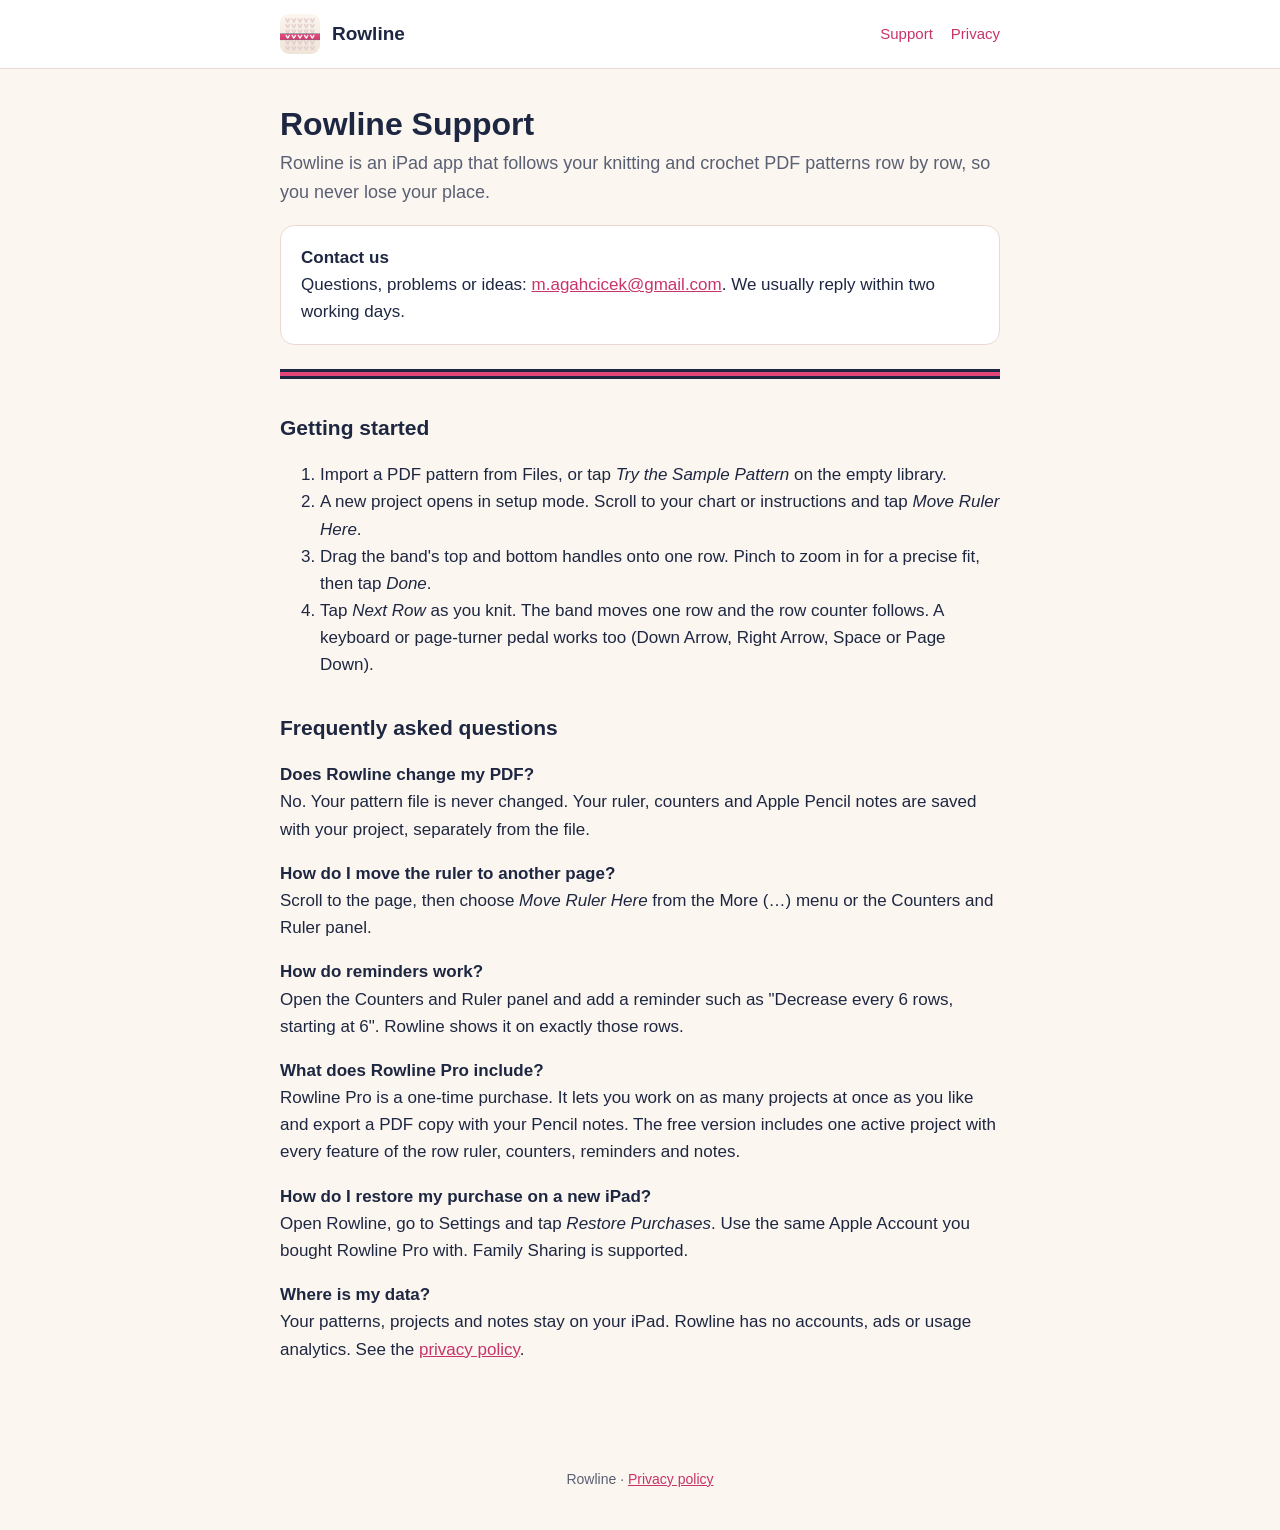
<file: index.html>
<!doctype html>
<html lang="en">
<head>
  <meta charset="utf-8">
  <meta name="viewport" content="width=device-width, initial-scale=1">
  <title>Rowline Support</title>
  <meta name="description" content="Help and contact for Rowline, the iPad app that follows knitting and crochet PDF patterns row by row.">
  <link rel="icon" href="icon.png">
  <link rel="stylesheet" href="styles.css">
</head>
<body>
  <header>
    <div class="bar">
      <img src="icon.png" alt="">
      <a class="brand" href="./">Rowline</a>
      <nav><a href="./">Support</a><a href="privacy.html">Privacy</a></nav>
    </div>
  </header>
  <main>
    <h1>Rowline Support</h1>
    <p class="lead">Rowline is an iPad app that follows your knitting and crochet PDF patterns row by row, so you never lose your place.</p>

    <div class="card">
      <strong>Contact us</strong><br>
      Questions, problems or ideas: <a href="mailto:m.agahcicek@gmail.com">m.agahcicek@gmail.com</a>. We usually reply within two working days.
    </div>

    <div class="band"></div>

    <h2>Getting started</h2>
    <ol>
      <li>Import a PDF pattern from Files, or tap <em>Try the Sample Pattern</em> on the empty library.</li>
      <li>A new project opens in setup mode. Scroll to your chart or instructions and tap <em>Move Ruler Here</em>.</li>
      <li>Drag the band's top and bottom handles onto one row. Pinch to zoom in for a precise fit, then tap <em>Done</em>.</li>
      <li>Tap <em>Next Row</em> as you knit. The band moves one row and the row counter follows. A keyboard or page-turner pedal works too (Down Arrow, Right Arrow, Space or Page Down).</li>
    </ol>

    <h2>Frequently asked questions</h2>
    <p><strong>Does Rowline change my PDF?</strong><br>No. Your pattern file is never changed. Your ruler, counters and Apple Pencil notes are saved with your project, separately from the file.</p>
    <p><strong>How do I move the ruler to another page?</strong><br>Scroll to the page, then choose <em>Move Ruler Here</em> from the More (…) menu or the Counters and Ruler panel.</p>
    <p><strong>How do reminders work?</strong><br>Open the Counters and Ruler panel and add a reminder such as "Decrease every 6 rows, starting at 6". Rowline shows it on exactly those rows.</p>
    <p><strong>What does Rowline Pro include?</strong><br>Rowline Pro is a one-time purchase. It lets you work on as many projects at once as you like and export a PDF copy with your Pencil notes. The free version includes one active project with every feature of the row ruler, counters, reminders and notes.</p>
    <p><strong>How do I restore my purchase on a new iPad?</strong><br>Open Rowline, go to Settings and tap <em>Restore Purchases</em>. Use the same Apple Account you bought Rowline Pro with. Family Sharing is supported.</p>
    <p><strong>Where is my data?</strong><br>Your patterns, projects and notes stay on your iPad. Rowline has no accounts, ads or usage analytics. See the <a href="privacy.html">privacy policy</a>.</p>
  </main>
  <footer>Rowline · <a href="privacy.html">Privacy policy</a></footer>
</body>
</html>
</file>
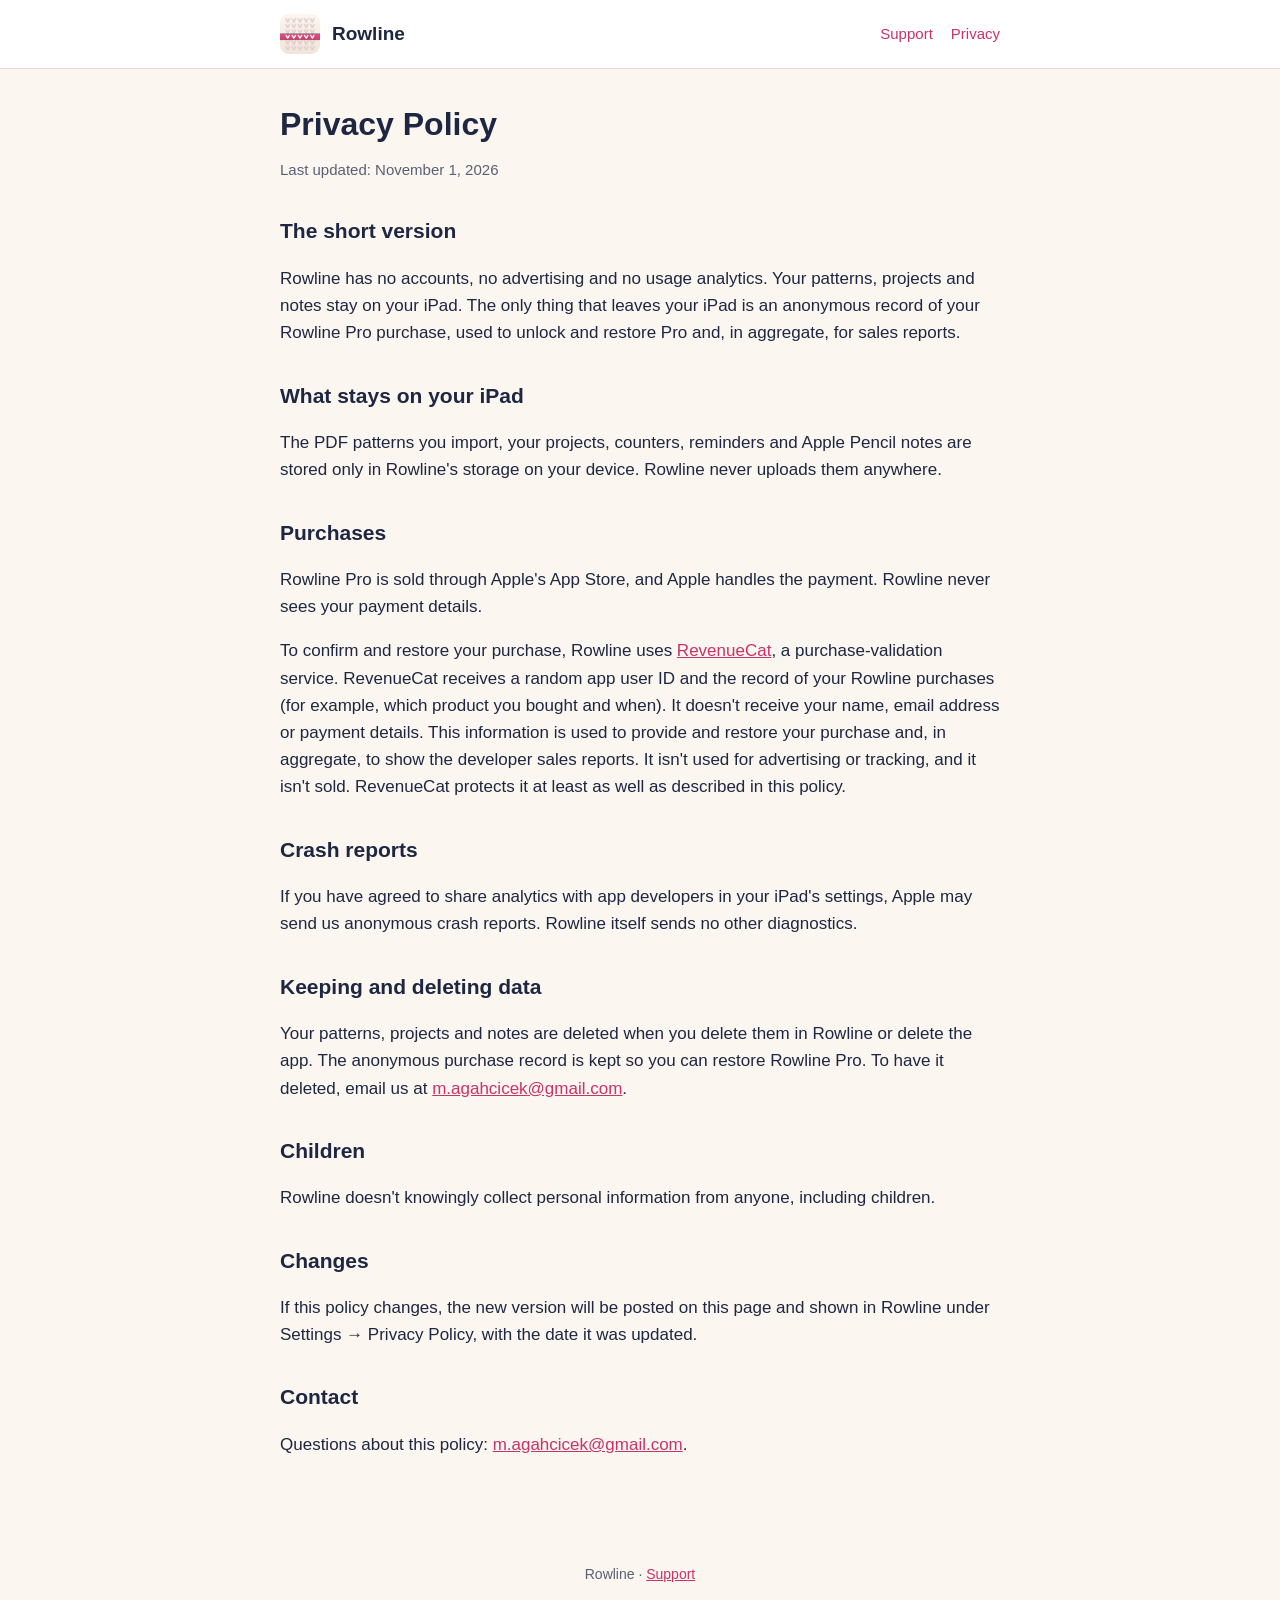
<file: privacy.html>
<!doctype html>
<html lang="en">
<head>
  <meta charset="utf-8">
  <meta name="viewport" content="width=device-width, initial-scale=1">
  <title>Rowline Privacy Policy</title>
  <meta name="description" content="Privacy policy for Rowline, the iPad app for knitting and crochet PDF patterns.">
  <link rel="icon" href="icon.png">
  <link rel="stylesheet" href="styles.css">
</head>
<body>
  <header>
    <div class="bar">
      <img src="icon.png" alt="">
      <a class="brand" href="./">Rowline</a>
      <nav><a href="./">Support</a><a href="privacy.html">Privacy</a></nav>
    </div>
  </header>
  <main>
    <h1>Privacy Policy</h1>
    <p class="updated">Last updated: November 1, 2026</p>

    <h2>The short version</h2>
    <p>Rowline has no accounts, no advertising and no usage analytics. Your patterns, projects and notes stay on your iPad. The only thing that leaves your iPad is an anonymous record of your Rowline Pro purchase, used to unlock and restore Pro and, in aggregate, for sales reports.</p>

    <h2>What stays on your iPad</h2>
    <p>The PDF patterns you import, your projects, counters, reminders and Apple Pencil notes are stored only in Rowline's storage on your device. Rowline never uploads them anywhere.</p>

    <h2>Purchases</h2>
    <p>Rowline Pro is sold through Apple's App Store, and Apple handles the payment. Rowline never sees your payment details.</p>
    <p>To confirm and restore your purchase, Rowline uses <a href="https://www.revenuecat.com/privacy">RevenueCat</a>, a purchase-validation service. RevenueCat receives a random app user ID and the record of your Rowline purchases (for example, which product you bought and when). It doesn't receive your name, email address or payment details. This information is used to provide and restore your purchase and, in aggregate, to show the developer sales reports. It isn't used for advertising or tracking, and it isn't sold. RevenueCat protects it at least as well as described in this policy.</p>

    <h2>Crash reports</h2>
    <p>If you have agreed to share analytics with app developers in your iPad's settings, Apple may send us anonymous crash reports. Rowline itself sends no other diagnostics.</p>

    <h2>Keeping and deleting data</h2>
    <p>Your patterns, projects and notes are deleted when you delete them in Rowline or delete the app. The anonymous purchase record is kept so you can restore Rowline Pro. To have it deleted, email us at <a href="mailto:m.agahcicek@gmail.com">m.agahcicek@gmail.com</a>.</p>

    <h2>Children</h2>
    <p>Rowline doesn't knowingly collect personal information from anyone, including children.</p>

    <h2>Changes</h2>
    <p>If this policy changes, the new version will be posted on this page and shown in Rowline under Settings → Privacy Policy, with the date it was updated.</p>

    <h2>Contact</h2>
    <p>Questions about this policy: <a href="mailto:m.agahcicek@gmail.com">m.agahcicek@gmail.com</a>.</p>
  </main>
  <footer>Rowline · <a href="./">Support</a></footer>
</body>
</html>
</file>
<file: styles.css>
:root {
  --paper: #fbf6ef;
  --ink: #1e2742;
  --muted: #5a6074;
  --accent: #c8336a;
  --band: #e2457a;
  --line: #ead9d3;
}
* { box-sizing: border-box; }
html { -webkit-text-size-adjust: 100%; }
body {
  margin: 0;
  background: var(--paper);
  color: var(--ink);
  font: 17px/1.6 -apple-system, BlinkMacSystemFont, "SF Pro Text", "Segoe UI", Roboto, Helvetica, Arial, sans-serif;
}
header {
  border-bottom: 1px solid var(--line);
  background: #fff;
}
.bar {
  max-width: 760px;
  margin: 0 auto;
  padding: 14px 20px;
  display: flex;
  align-items: center;
  gap: 12px;
}
.bar img { width: 40px; height: 40px; border-radius: 9px; }
.bar a.brand { color: var(--ink); font-weight: 700; text-decoration: none; font-size: 19px; }
.bar nav { margin-left: auto; display: flex; gap: 18px; font-size: 15px; }
.bar nav a { color: var(--accent); text-decoration: none; }
main { max-width: 760px; margin: 0 auto; padding: 28px 20px 64px; }
h1 { font-size: 32px; line-height: 1.2; margin: 8px 0 6px; }
h2 { font-size: 21px; margin: 32px 0 6px; }
p, li { color: var(--ink); }
.lead { color: var(--muted); font-size: 18px; margin-top: 0; }
.updated { color: var(--muted); font-size: 15px; }
a { color: var(--accent); }
.band {
  height: 10px;
  background: var(--band);
  border-top: 3px solid var(--ink);
  border-bottom: 3px solid var(--ink);
  margin: 24px 0;
}
.card {
  background: #fff;
  border: 1px solid var(--line);
  border-radius: 14px;
  padding: 18px 20px;
  margin: 16px 0;
}
footer { color: var(--muted); font-size: 14px; text-align: center; padding: 24px 20px 40px; }
</file>
